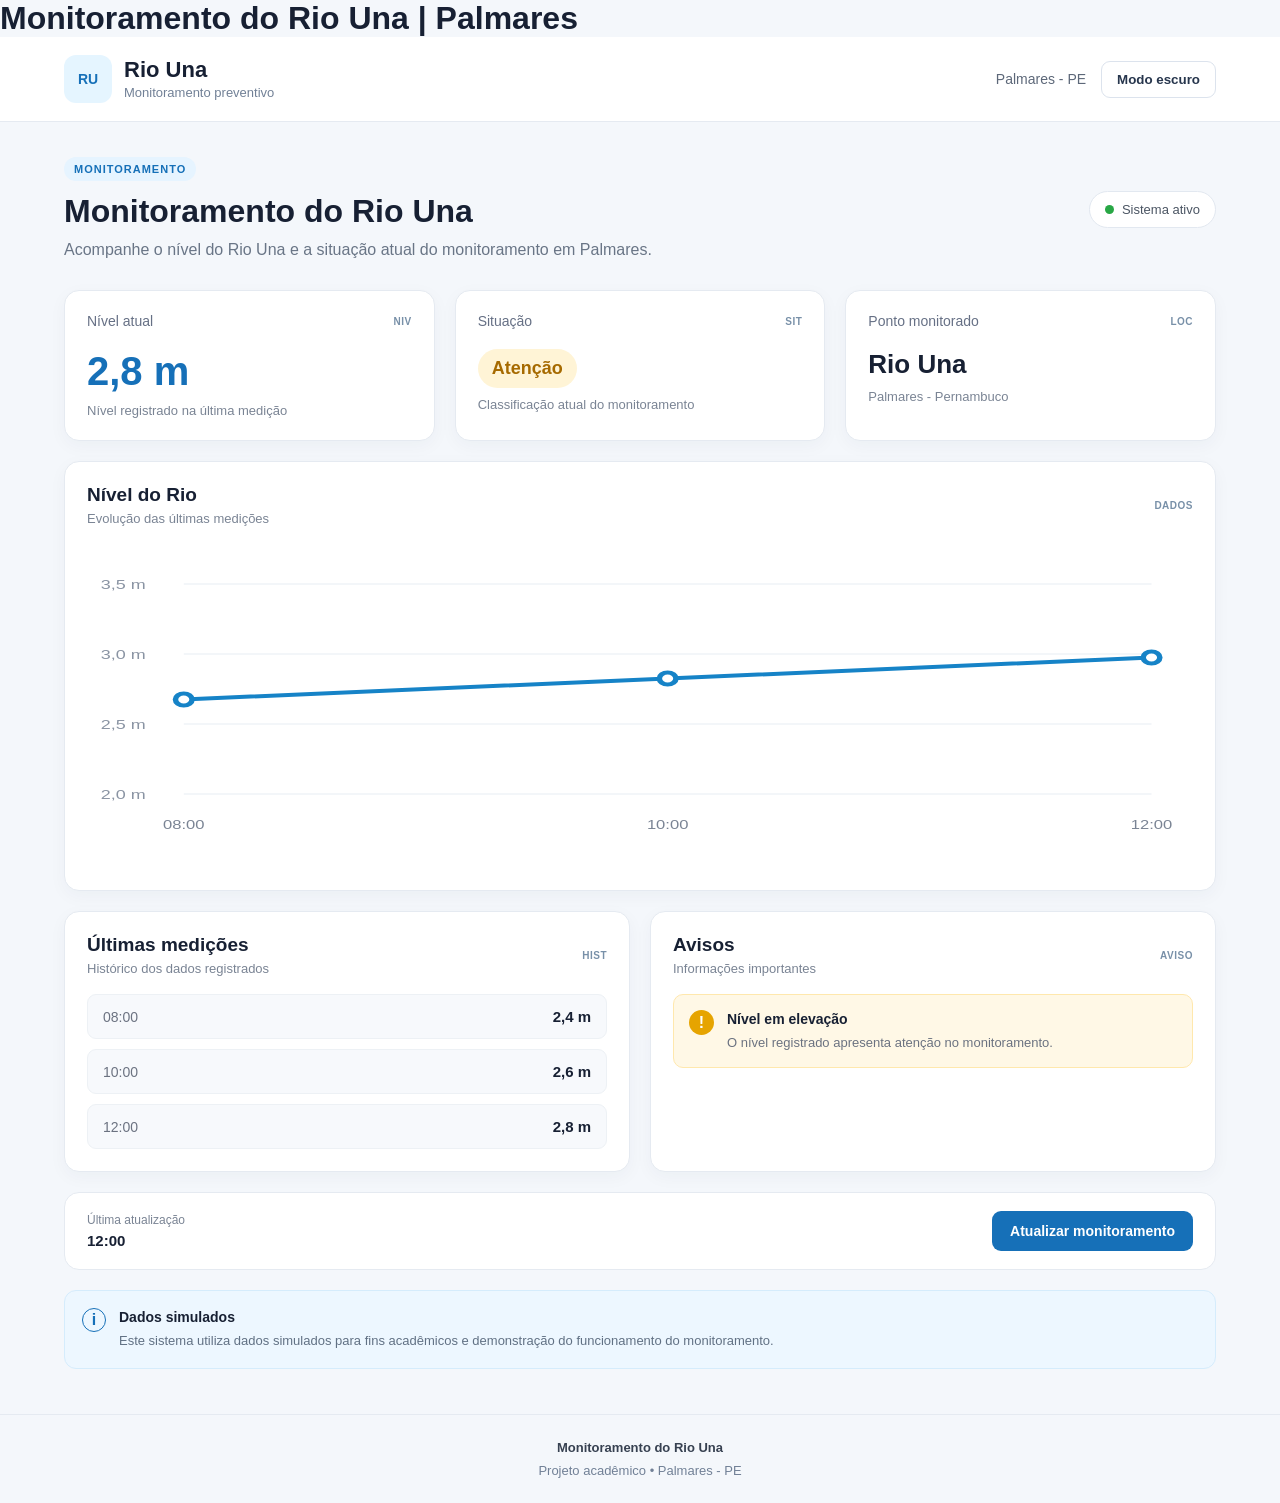
<file: index.html>
<!DOCTYPE html>
<html lang="pt-BR">

<head>
    <meta charset="UTF-8">
    <meta name="viewport" content="width=device-width, initial-scale=1.0">

    <h1>Monitoramento do Rio Una | Palmares</h1>

    <link rel="stylesheet" href="style.css">
</head>

<body>

    <!-- CABEÇALHO -->
    <header class="topo">

        <div class="topo-conteudo">

            <div class="logo">

                <div class="logo-icone">
                    RU
                </div>

                <div>
                    <h1>Rio Una</h1>
                    <span>Monitoramento preventivo</span>
                </div>

            </div>

            <div class="acoes-topo">

                <div class="localizacao">
                    Palmares - PE
                </div>

                <button id="botaoTema" class="botao-tema">
                    Modo escuro
                </button>

            </div>

        </div>

    </header>


    <!-- CONTEÚDO -->
    <main class="container">

        <!-- INTRODUÇÃO -->
        <section class="introducao">

            <div>

                <span class="tag">
                    MONITORAMENTO
                </span>

                <h2>
                    Monitoramento do Rio Una
                </h2>

                <p>
                    Acompanhe o nível do Rio Una e a situação
                    atual do monitoramento em Palmares.
                </p>

            </div>

            <div class="status-online">
                <span></span>
                Sistema ativo
            </div>

        </section>


        <!-- CARDS -->
        <section class="cards">

            <!-- NÍVEL -->
            <div class="card">

                <div class="card-topo">

                    <span>
                        Nível atual
                    </span>

                    <span class="icone-card">
                        NIV
                    </span>

                </div>

                <div class="nivel" id="nivelAtual">
                    2,8 m
                </div>

                <p class="descricao">
                    Nível registrado na última medição
                </p>

            </div>


            <!-- SITUAÇÃO -->
            <div class="card">

                <div class="card-topo">

                    <span>
                        Situação
                    </span>

                    <span class="icone-card">
                        SIT
                    </span>

                </div>

                <div class="situacao atencao" id="situacao">
                    Atenção
                </div>

                <p class="descricao">
                    Classificação atual do monitoramento
                </p>

            </div>


            <!-- LOCAL -->
            <div class="card">

                <div class="card-topo">

                    <span>
                        Ponto monitorado
                    </span>

                    <span class="icone-card">
                        LOC
                    </span>

                </div>

                <div class="ponto">
                    Rio Una
                </div>

                <p class="descricao">
                    Palmares - Pernambuco
                </p>

            </div>

        </section>


        <!-- GRÁFICO -->
        <section class="painel">

            <div class="painel-cabecalho">

                <div>

                    <h3>
                        Nível do Rio
                    </h3>

                    <p>
                        Evolução das últimas medições
                    </p>

                </div>

                <span class="icone-painel">
                    DADOS
                </span>

            </div>


            <div class="grafico-container">

                <svg
                    id="grafico"
                    viewBox="0 0 800 320"
                    preserveAspectRatio="none"
                >

                    <line
                        x1="70"
                        y1="40"
                        x2="770"
                        y2="40"
                        class="linha-grade"
                    />

                    <line
                        x1="70"
                        y1="110"
                        x2="770"
                        y2="110"
                        class="linha-grade"
                    />

                    <line
                        x1="70"
                        y1="180"
                        x2="770"
                        y2="180"
                        class="linha-grade"
                    />

                    <line
                        x1="70"
                        y1="250"
                        x2="770"
                        y2="250"
                        class="linha-grade"
                    />

                    <text
                        x="10"
                        y="45"
                        class="texto-eixo"
                    >
                        3,5 m
                    </text>

                    <text
                        x="10"
                        y="115"
                        class="texto-eixo"
                    >
                        3,0 m
                    </text>

                    <text
                        x="10"
                        y="185"
                        class="texto-eixo"
                    >
                        2,5 m
                    </text>

                    <text
                        x="10"
                        y="255"
                        class="texto-eixo"
                    >
                        2,0 m
                    </text>

                    <polyline
                        id="linhaGrafico"
                        points=""
                        class="linha-grafico"
                    ></polyline>

                    <g id="pontosGrafico"></g>

                    <g id="horariosGrafico"></g>

                </svg>

            </div>

        </section>


        <!-- HISTÓRICO E AVISOS -->
        <section class="grid-conteudo">


            <!-- HISTÓRICO -->
            <div class="painel">

                <div class="painel-cabecalho">

                    <div>

                        <h3>
                            Últimas medições
                        </h3>

                        <p>
                            Histórico dos dados registrados
                        </p>

                    </div>

                    <span class="icone-painel">
                        HIST
                    </span>

                </div>

                <div
                    class="historico"
                    id="historico"
                ></div>

            </div>


            <!-- AVISOS -->
            <div class="painel">

                <div class="painel-cabecalho">

                    <div>

                        <h3>
                            Avisos
                        </h3>

                        <p>
                            Informações importantes
                        </p>

                    </div>

                    <span class="icone-painel">
                        AVISO
                    </span>

                </div>


                <div
                    class="aviso"
                    id="aviso"
                >

                    <div class="aviso-icone">
                        !
                    </div>

                    <div>

                        <strong id="tituloAviso">
                            Nível em elevação
                        </strong>

                        <p id="textoAviso">
                            O nível registrado apresenta elevação
                            nas últimas medições.
                        </p>

                    </div>

                </div>

            </div>

        </section>


        <!-- ATUALIZAÇÃO -->
        <section class="atualizacao">

            <div>

                <span class="atualizacao-titulo">
                    Última atualização
                </span>

                <strong id="horarioAtualizacao">
                    12:00
                </strong>

            </div>


            <button id="botaoAtualizar">
                Atualizar monitoramento
            </button>

        </section>


        <!-- INFORMAÇÃO -->
        <section class="informacao">

            <div class="informacao-icone">
                i
            </div>

            <div>

                <strong>
                    Dados simulados
                </strong>

                <p>
                    Este sistema utiliza dados simulados para fins
                    acadêmicos e demonstração do funcionamento
                    do monitoramento.
                </p>

            </div>

        </section>

    </main>


    <!-- RODAPÉ -->
    <footer>

        <strong>
            Monitoramento do Rio Una
        </strong>

        <span>
            Projeto acadêmico • Palmares - PE
        </span>

    </footer>


    <script src="script.js"></script>

</body>

</html>
</file>
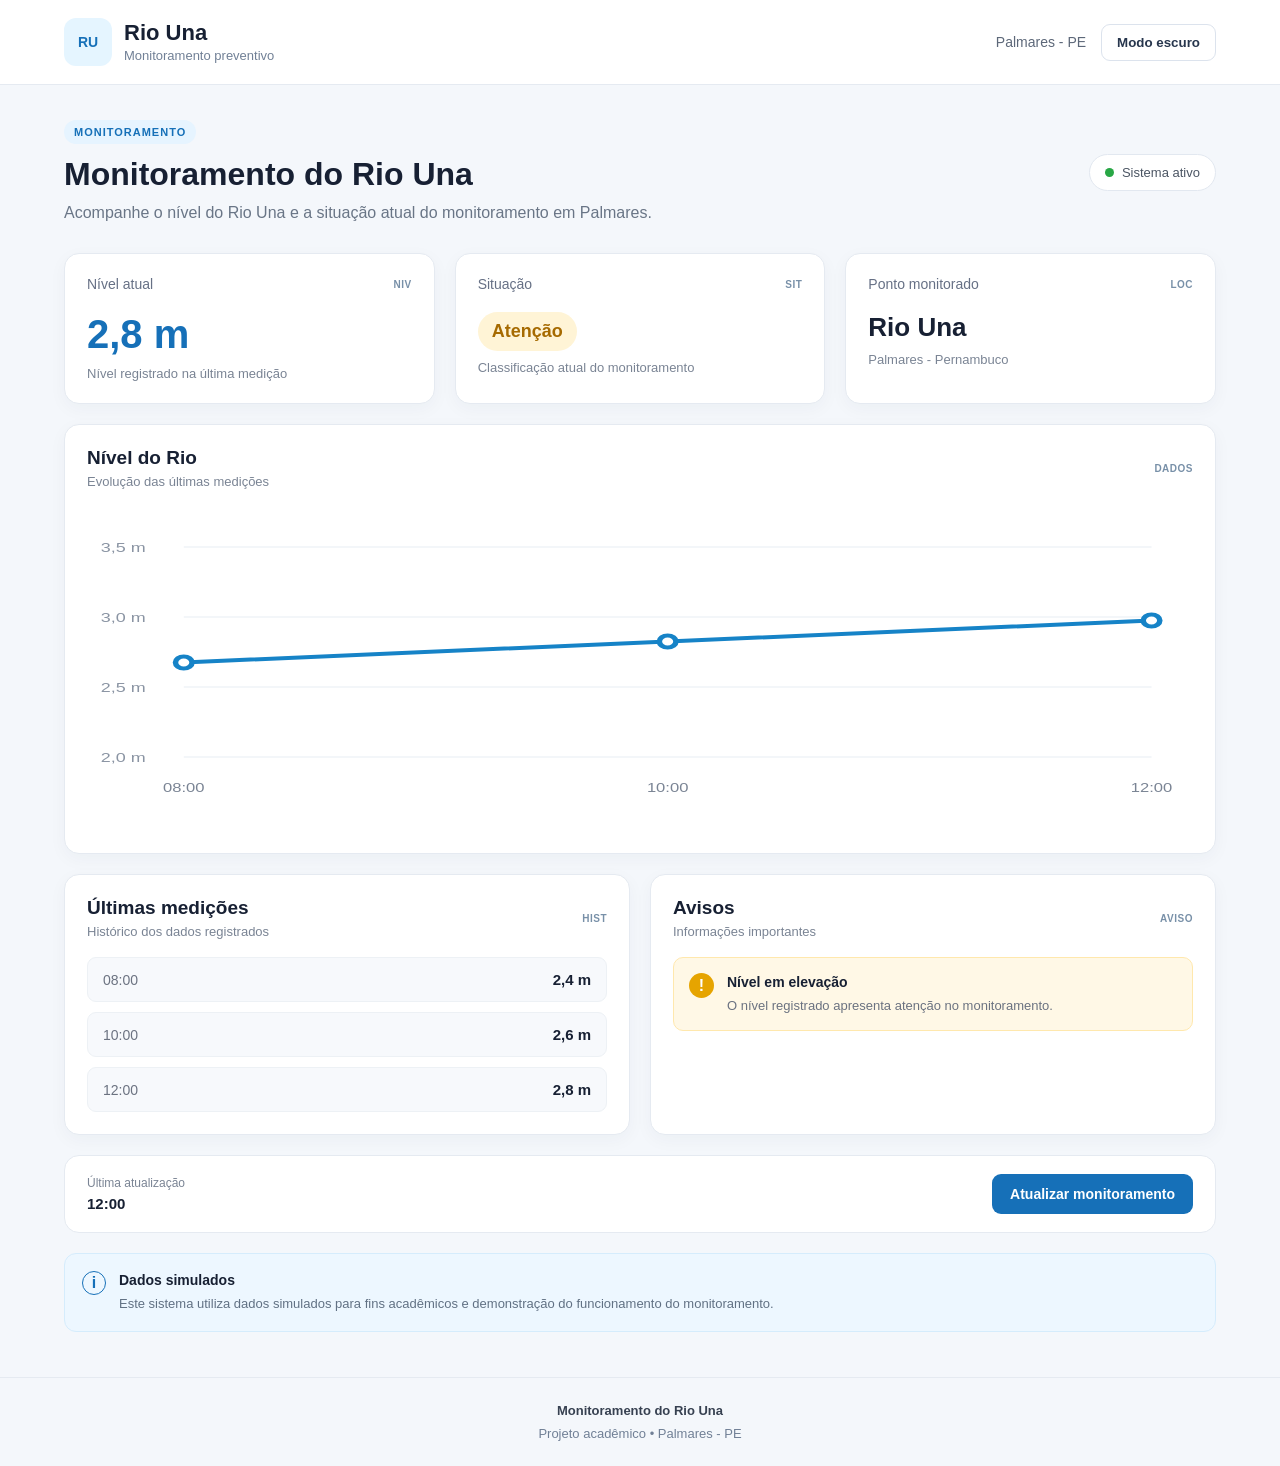
<file: monitoramento-rio-una/index.html>
<!DOCTYPE html>
<html lang="pt-BR">

<head>
    <meta charset="UTF-8">
    <meta name="viewport" content="width=device-width, initial-scale=1.0">

    <title>Monitoramento do Rio Una | Palmares</title>

    <link rel="stylesheet" href="style.css">
</head>

<body>

    <!-- CABEÇALHO -->
    <header class="topo">

        <div class="topo-conteudo">

            <div class="logo">

                <div class="logo-icone">
                    RU
                </div>

                <div>
                    <h1>Rio Una</h1>
                    <span>Monitoramento preventivo</span>
                </div>

            </div>

            <div class="acoes-topo">

                <div class="localizacao">
                    Palmares - PE
                </div>

                <button id="botaoTema" class="botao-tema">
                    Modo escuro
                </button>

            </div>

        </div>

    </header>


    <!-- CONTEÚDO -->
    <main class="container">

        <!-- INTRODUÇÃO -->
        <section class="introducao">

            <div>

                <span class="tag">
                    MONITORAMENTO
                </span>

                <h2>
                    Monitoramento do Rio Una
                </h2>

                <p>
                    Acompanhe o nível do Rio Una e a situação
                    atual do monitoramento em Palmares.
                </p>

            </div>

            <div class="status-online">
                <span></span>
                Sistema ativo
            </div>

        </section>


        <!-- CARDS -->
        <section class="cards">

            <!-- NÍVEL -->
            <div class="card">

                <div class="card-topo">

                    <span>
                        Nível atual
                    </span>

                    <span class="icone-card">
                        NIV
                    </span>

                </div>

                <div class="nivel" id="nivelAtual">
                    2,8 m
                </div>

                <p class="descricao">
                    Nível registrado na última medição
                </p>

            </div>


            <!-- SITUAÇÃO -->
            <div class="card">

                <div class="card-topo">

                    <span>
                        Situação
                    </span>

                    <span class="icone-card">
                        SIT
                    </span>

                </div>

                <div class="situacao atencao" id="situacao">
                    Atenção
                </div>

                <p class="descricao">
                    Classificação atual do monitoramento
                </p>

            </div>


            <!-- LOCAL -->
            <div class="card">

                <div class="card-topo">

                    <span>
                        Ponto monitorado
                    </span>

                    <span class="icone-card">
                        LOC
                    </span>

                </div>

                <div class="ponto">
                    Rio Una
                </div>

                <p class="descricao">
                    Palmares - Pernambuco
                </p>

            </div>

        </section>


        <!-- GRÁFICO -->
        <section class="painel">

            <div class="painel-cabecalho">

                <div>

                    <h3>
                        Nível do Rio
                    </h3>

                    <p>
                        Evolução das últimas medições
                    </p>

                </div>

                <span class="icone-painel">
                    DADOS
                </span>

            </div>


            <div class="grafico-container">

                <svg
                    id="grafico"
                    viewBox="0 0 800 320"
                    preserveAspectRatio="none"
                >

                    <line
                        x1="70"
                        y1="40"
                        x2="770"
                        y2="40"
                        class="linha-grade"
                    />

                    <line
                        x1="70"
                        y1="110"
                        x2="770"
                        y2="110"
                        class="linha-grade"
                    />

                    <line
                        x1="70"
                        y1="180"
                        x2="770"
                        y2="180"
                        class="linha-grade"
                    />

                    <line
                        x1="70"
                        y1="250"
                        x2="770"
                        y2="250"
                        class="linha-grade"
                    />

                    <text
                        x="10"
                        y="45"
                        class="texto-eixo"
                    >
                        3,5 m
                    </text>

                    <text
                        x="10"
                        y="115"
                        class="texto-eixo"
                    >
                        3,0 m
                    </text>

                    <text
                        x="10"
                        y="185"
                        class="texto-eixo"
                    >
                        2,5 m
                    </text>

                    <text
                        x="10"
                        y="255"
                        class="texto-eixo"
                    >
                        2,0 m
                    </text>

                    <polyline
                        id="linhaGrafico"
                        points=""
                        class="linha-grafico"
                    ></polyline>

                    <g id="pontosGrafico"></g>

                    <g id="horariosGrafico"></g>

                </svg>

            </div>

        </section>


        <!-- HISTÓRICO E AVISOS -->
        <section class="grid-conteudo">


            <!-- HISTÓRICO -->
            <div class="painel">

                <div class="painel-cabecalho">

                    <div>

                        <h3>
                            Últimas medições
                        </h3>

                        <p>
                            Histórico dos dados registrados
                        </p>

                    </div>

                    <span class="icone-painel">
                        HIST
                    </span>

                </div>

                <div
                    class="historico"
                    id="historico"
                ></div>

            </div>


            <!-- AVISOS -->
            <div class="painel">

                <div class="painel-cabecalho">

                    <div>

                        <h3>
                            Avisos
                        </h3>

                        <p>
                            Informações importantes
                        </p>

                    </div>

                    <span class="icone-painel">
                        AVISO
                    </span>

                </div>


                <div
                    class="aviso"
                    id="aviso"
                >

                    <div class="aviso-icone">
                        !
                    </div>

                    <div>

                        <strong id="tituloAviso">
                            Nível em elevação
                        </strong>

                        <p id="textoAviso">
                            O nível registrado apresenta elevação
                            nas últimas medições.
                        </p>

                    </div>

                </div>

            </div>

        </section>


        <!-- ATUALIZAÇÃO -->
        <section class="atualizacao">

            <div>

                <span class="atualizacao-titulo">
                    Última atualização
                </span>

                <strong id="horarioAtualizacao">
                    12:00
                </strong>

            </div>


            <button id="botaoAtualizar">
                Atualizar monitoramento
            </button>

        </section>


        <!-- INFORMAÇÃO -->
        <section class="informacao">

            <div class="informacao-icone">
                i
            </div>

            <div>

                <strong>
                    Dados simulados
                </strong>

                <p>
                    Este sistema utiliza dados simulados para fins
                    acadêmicos e demonstração do funcionamento
                    do monitoramento.
                </p>

            </div>

        </section>

    </main>


    <!-- RODAPÉ -->
    <footer>

        <strong>
            Monitoramento do Rio Una
        </strong>

        <span>
            Projeto acadêmico • Palmares - PE
        </span>

    </footer>


    <script src="script.js"></script>

</body>

</html>
</file>
<file: style.css>
* {
    margin: 0;
    padding: 0;
    box-sizing: border-box;
}

body {
    font-family: Arial, Helvetica, sans-serif;
    background: #f4f7fb;
    color: #172033;
    transition: 0.3s;
}


/* CABEÇALHO */

.topo {
    background: #ffffff;
    border-bottom: 1px solid #e5eaf1;
    padding: 18px 0;
}

.topo-conteudo {
    width: 90%;
    max-width: 1200px;
    margin: auto;

    display: flex;
    align-items: center;
    justify-content: space-between;
    gap: 20px;
}

.logo {
    display: flex;
    align-items: center;
    gap: 12px;
}

.logo-icone {
    width: 48px;
    height: 48px;

    display: flex;
    align-items: center;
    justify-content: center;

    background: #e5f5ff;
    border-radius: 12px;

    color: #1670b8;
    font-size: 14px;
    font-weight: bold;
}

.logo h1 {
    font-size: 22px;
}

.logo span {
    color: #718096;
    font-size: 13px;
}

.acoes-topo {
    display: flex;
    align-items: center;
    gap: 15px;
}

.localizacao {
    color: #5d6879;
    font-size: 14px;
}

.botao-tema {
    border: 1px solid #dce3ed;
    background: #ffffff;
    color: #27364d;

    padding: 10px 15px;

    border-radius: 9px;

    cursor: pointer;

    font-weight: 600;

    transition: 0.2s;
}

.botao-tema:hover {
    transform: translateY(-1px);
}


/* CONTAINER */

.container {
    width: 90%;
    max-width: 1200px;

    margin: 35px auto;
}


/* INTRODUÇÃO */

.introducao {
    display: flex;
    align-items: center;
    justify-content: space-between;

    gap: 30px;

    margin-bottom: 28px;
}

.tag {
    display: inline-block;

    background: #e6f4ff;
    color: #1670b8;

    padding: 6px 10px;

    border-radius: 20px;

    font-size: 11px;
    font-weight: bold;
    letter-spacing: 1px;
}

.introducao h2 {
    font-size: 32px;
    margin: 12px 0 8px;
}

.introducao p {
    color: #697586;
    line-height: 1.5;
}

.status-online {
    display: flex;
    align-items: center;
    gap: 8px;

    background: #ffffff;

    padding: 10px 15px;

    border-radius: 20px;

    border: 1px solid #e2e8f0;

    color: #4b5563;

    font-size: 13px;
}

.status-online span {
    width: 9px;
    height: 9px;

    background: #28a745;

    border-radius: 50%;

    display: block;
}


/* CARDS */

.cards {
    display: grid;

    grid-template-columns: repeat(3, 1fr);

    gap: 20px;

    margin-bottom: 20px;
}

.card {
    background: #ffffff;

    border: 1px solid #e5eaf1;

    border-radius: 15px;

    padding: 22px;

    box-shadow: 0 5px 18px rgba(20, 40, 70, 0.04);
}

.card-topo {
    display: flex;
    align-items: center;
    justify-content: space-between;

    color: #667085;

    font-size: 14px;
}

.icone-card {
    font-size: 10px;
    font-weight: bold;
    letter-spacing: 0.5px;

    color: #7890a8;
}

.nivel {
    font-size: 40px;
    font-weight: 700;

    margin-top: 20px;

    color: #1670b8;
}

.situacao {
    display: inline-block;

    margin-top: 20px;

    padding: 9px 14px;

    border-radius: 20px;

    font-size: 18px;

    font-weight: bold;
}

.situacao.normal {
    background: #e5f7eb;
    color: #1b7a3a;
}

.situacao.atencao {
    background: #fff4d6;
    color: #a66a00;
}

.situacao.alerta {
    background: #ffe3e3;
    color: #c62828;
}

.ponto {
    margin-top: 20px;

    font-size: 26px;
    font-weight: bold;
}

.descricao {
    margin-top: 9px;

    color: #7a8494;

    font-size: 13px;
}


/* PAINÉIS */

.painel {
    background: #ffffff;

    border: 1px solid #e5eaf1;

    border-radius: 15px;

    padding: 22px;

    box-shadow: 0 5px 18px rgba(20, 40, 70, 0.04);
}

.painel-cabecalho {
    display: flex;

    align-items: center;
    justify-content: space-between;

    margin-bottom: 18px;
}

.painel-cabecalho h3 {
    font-size: 19px;
}

.painel-cabecalho p {
    margin-top: 5px;

    color: #7a8494;

    font-size: 13px;
}

.icone-painel {
    font-size: 10px;
    font-weight: bold;
    letter-spacing: 0.5px;

    color: #7890a8;
}


/* GRÁFICO */

.grafico-container {
    width: 100%;
    overflow: hidden;
}

#grafico {
    width: 100%;
    height: 320px;

    overflow: visible;
}

.linha-grade {
    stroke: #e7edf4;
    stroke-width: 1;
}

.texto-eixo {
    fill: #8a94a3;
    font-size: 13px;
}

.linha-grafico {
    fill: none;

    stroke: #1683c7;

    stroke-width: 4;

    stroke-linecap: round;
    stroke-linejoin: round;
}

.ponto-grafico {
    fill: #ffffff;

    stroke: #1683c7;

    stroke-width: 4;
}

.texto-horario {
    fill: #7a8494;

    font-size: 12px;
}


/* HISTÓRICO */

.grid-conteudo {
    display: grid;

    grid-template-columns: 1fr 1fr;

    gap: 20px;

    margin-top: 20px;
}

.historico {
    display: flex;

    flex-direction: column;

    gap: 10px;
}

.medicao {
    display: flex;

    align-items: center;
    justify-content: space-between;

    padding: 13px 15px;

    background: #f7f9fc;

    border-radius: 9px;

    border: 1px solid #edf1f5;
}

.medicao span {
    color: #6b7280;

    font-size: 14px;
}

.medicao strong {
    font-size: 15px;
}


/* AVISOS */

.aviso {
    display: flex;

    gap: 13px;

    padding: 15px;

    background: #fff8e6;

    border: 1px solid #ffe8ad;

    border-radius: 10px;
}

.aviso-icone {
    width: 25px;
    height: 25px;

    display: flex;
    align-items: center;
    justify-content: center;

    background: #e6a400;
    color: white;

    border-radius: 50%;

    font-weight: bold;
}

.aviso strong {
    font-size: 14px;
}

.aviso p {
    margin-top: 6px;

    color: #6b7280;

    line-height: 1.4;

    font-size: 13px;
}


/* ATUALIZAÇÃO */

.atualizacao {
    margin-top: 20px;

    background: #ffffff;

    border: 1px solid #e5eaf1;

    border-radius: 15px;

    padding: 18px 22px;

    display: flex;

    align-items: center;
    justify-content: space-between;

    gap: 20px;
}

.atualizacao-titulo {
    display: block;

    color: #7a8494;

    font-size: 12px;

    margin-bottom: 5px;
}

.atualizacao strong {
    font-size: 15px;
}

#botaoAtualizar {
    border: none;

    background: #1670b8;
    color: #ffffff;

    padding: 12px 18px;

    border-radius: 9px;

    cursor: pointer;

    font-size: 14px;

    font-weight: bold;

    transition: 0.2s;
}

#botaoAtualizar:hover {
    transform: translateY(-2px);
}

#botaoAtualizar:active {
    transform: translateY(0);
}


/* INFORMAÇÃO */

.informacao {
    margin-top: 20px;

    display: flex;

    gap: 13px;

    padding: 17px;

    background: #edf7ff;

    border: 1px solid #d5ecfc;

    border-radius: 12px;
}

.informacao-icone {
    width: 24px;
    height: 24px;

    display: flex;
    align-items: center;
    justify-content: center;

    border: 1px solid #1670b8;

    border-radius: 50%;

    color: #1670b8;

    font-weight: bold;
}

.informacao strong {
    font-size: 14px;
}

.informacao p {
    margin-top: 5px;

    color: #617184;

    line-height: 1.5;

    font-size: 13px;
}


/* RODAPÉ */

footer {
    margin-top: 45px;

    padding: 25px;

    border-top: 1px solid #e5eaf1;

    display: flex;

    align-items: center;
    justify-content: center;

    gap: 8px;

    flex-direction: column;

    color: #718096;

    font-size: 13px;
}

footer strong {
    color: #374151;
}


/* MODO ESCURO */

body.dark {
    background: #101722;
    color: #f3f4f6;
}

body.dark .topo,
body.dark .card,
body.dark .painel,
body.dark .atualizacao,
body.dark .status-online {
    background: #182230;
    border-color: #283648;
}

body.dark .logo span,
body.dark .localizacao,
body.dark .descricao,
body.dark .painel-cabecalho p,
body.dark .medicao span,
body.dark .informacao p {
    color: #9aa8b8;
}

body.dark .botao-tema {
    background: #202d3d;
    color: #ffffff;
    border-color: #34465b;
}

body.dark .medicao {
    background: #202d3d;
    border-color: #304155;
}

body.dark .aviso {
    background: #332c1c;
    border-color: #66552b;
}

body.dark .informacao {
    background: #172d40;
    border-color: #254a66;
}

body.dark .linha-grade {
    stroke: #344254;
}

body.dark .texto-eixo,
body.dark .texto-horario {
    fill: #9aa8b8;
}

body.dark footer {
    border-color: #283648;
}

body.dark footer strong {
    color: #dce3eb;
}


/* RESPONSIVIDADE */

@media (max-width: 800px) {

    .topo-conteudo {
        flex-direction: column;
        align-items: flex-start;
    }

    .acoes-topo {
        width: 100%;
        justify-content: space-between;
    }

    .introducao {
        flex-direction: column;
        align-items: flex-start;
    }

    .cards {
        grid-template-columns: 1fr;
    }

    .grid-conteudo {
        grid-template-columns: 1fr;
    }

    .atualizacao {
        flex-direction: column;
        align-items: stretch;
    }

    #botaoAtualizar {
        width: 100%;
    }

    .introducao h2 {
        font-size: 27px;
    }
}
</file>
<file: monitoramento-rio-una/style.css>
* {
    margin: 0;
    padding: 0;
    box-sizing: border-box;
}

body {
    font-family: Arial, Helvetica, sans-serif;
    background: #f4f7fb;
    color: #172033;
    transition: 0.3s;
}


/* CABEÇALHO */

.topo {
    background: #ffffff;
    border-bottom: 1px solid #e5eaf1;
    padding: 18px 0;
}

.topo-conteudo {
    width: 90%;
    max-width: 1200px;
    margin: auto;

    display: flex;
    align-items: center;
    justify-content: space-between;
    gap: 20px;
}

.logo {
    display: flex;
    align-items: center;
    gap: 12px;
}

.logo-icone {
    width: 48px;
    height: 48px;

    display: flex;
    align-items: center;
    justify-content: center;

    background: #e5f5ff;
    border-radius: 12px;

    color: #1670b8;
    font-size: 14px;
    font-weight: bold;
}

.logo h1 {
    font-size: 22px;
}

.logo span {
    color: #718096;
    font-size: 13px;
}

.acoes-topo {
    display: flex;
    align-items: center;
    gap: 15px;
}

.localizacao {
    color: #5d6879;
    font-size: 14px;
}

.botao-tema {
    border: 1px solid #dce3ed;
    background: #ffffff;
    color: #27364d;

    padding: 10px 15px;

    border-radius: 9px;

    cursor: pointer;

    font-weight: 600;

    transition: 0.2s;
}

.botao-tema:hover {
    transform: translateY(-1px);
}


/* CONTAINER */

.container {
    width: 90%;
    max-width: 1200px;

    margin: 35px auto;
}


/* INTRODUÇÃO */

.introducao {
    display: flex;
    align-items: center;
    justify-content: space-between;

    gap: 30px;

    margin-bottom: 28px;
}

.tag {
    display: inline-block;

    background: #e6f4ff;
    color: #1670b8;

    padding: 6px 10px;

    border-radius: 20px;

    font-size: 11px;
    font-weight: bold;
    letter-spacing: 1px;
}

.introducao h2 {
    font-size: 32px;
    margin: 12px 0 8px;
}

.introducao p {
    color: #697586;
    line-height: 1.5;
}

.status-online {
    display: flex;
    align-items: center;
    gap: 8px;

    background: #ffffff;

    padding: 10px 15px;

    border-radius: 20px;

    border: 1px solid #e2e8f0;

    color: #4b5563;

    font-size: 13px;
}

.status-online span {
    width: 9px;
    height: 9px;

    background: #28a745;

    border-radius: 50%;

    display: block;
}


/* CARDS */

.cards {
    display: grid;

    grid-template-columns: repeat(3, 1fr);

    gap: 20px;

    margin-bottom: 20px;
}

.card {
    background: #ffffff;

    border: 1px solid #e5eaf1;

    border-radius: 15px;

    padding: 22px;

    box-shadow: 0 5px 18px rgba(20, 40, 70, 0.04);
}

.card-topo {
    display: flex;
    align-items: center;
    justify-content: space-between;

    color: #667085;

    font-size: 14px;
}

.icone-card {
    font-size: 10px;
    font-weight: bold;
    letter-spacing: 0.5px;

    color: #7890a8;
}

.nivel {
    font-size: 40px;
    font-weight: 700;

    margin-top: 20px;

    color: #1670b8;
}

.situacao {
    display: inline-block;

    margin-top: 20px;

    padding: 9px 14px;

    border-radius: 20px;

    font-size: 18px;

    font-weight: bold;
}

.situacao.normal {
    background: #e5f7eb;
    color: #1b7a3a;
}

.situacao.atencao {
    background: #fff4d6;
    color: #a66a00;
}

.situacao.alerta {
    background: #ffe3e3;
    color: #c62828;
}

.ponto {
    margin-top: 20px;

    font-size: 26px;
    font-weight: bold;
}

.descricao {
    margin-top: 9px;

    color: #7a8494;

    font-size: 13px;
}


/* PAINÉIS */

.painel {
    background: #ffffff;

    border: 1px solid #e5eaf1;

    border-radius: 15px;

    padding: 22px;

    box-shadow: 0 5px 18px rgba(20, 40, 70, 0.04);
}

.painel-cabecalho {
    display: flex;

    align-items: center;
    justify-content: space-between;

    margin-bottom: 18px;
}

.painel-cabecalho h3 {
    font-size: 19px;
}

.painel-cabecalho p {
    margin-top: 5px;

    color: #7a8494;

    font-size: 13px;
}

.icone-painel {
    font-size: 10px;
    font-weight: bold;
    letter-spacing: 0.5px;

    color: #7890a8;
}


/* GRÁFICO */

.grafico-container {
    width: 100%;
    overflow: hidden;
}

#grafico {
    width: 100%;
    height: 320px;

    overflow: visible;
}

.linha-grade {
    stroke: #e7edf4;
    stroke-width: 1;
}

.texto-eixo {
    fill: #8a94a3;
    font-size: 13px;
}

.linha-grafico {
    fill: none;

    stroke: #1683c7;

    stroke-width: 4;

    stroke-linecap: round;
    stroke-linejoin: round;
}

.ponto-grafico {
    fill: #ffffff;

    stroke: #1683c7;

    stroke-width: 4;
}

.texto-horario {
    fill: #7a8494;

    font-size: 12px;
}


/* HISTÓRICO */

.grid-conteudo {
    display: grid;

    grid-template-columns: 1fr 1fr;

    gap: 20px;

    margin-top: 20px;
}

.historico {
    display: flex;

    flex-direction: column;

    gap: 10px;
}

.medicao {
    display: flex;

    align-items: center;
    justify-content: space-between;

    padding: 13px 15px;

    background: #f7f9fc;

    border-radius: 9px;

    border: 1px solid #edf1f5;
}

.medicao span {
    color: #6b7280;

    font-size: 14px;
}

.medicao strong {
    font-size: 15px;
}


/* AVISOS */

.aviso {
    display: flex;

    gap: 13px;

    padding: 15px;

    background: #fff8e6;

    border: 1px solid #ffe8ad;

    border-radius: 10px;
}

.aviso-icone {
    width: 25px;
    height: 25px;

    display: flex;
    align-items: center;
    justify-content: center;

    background: #e6a400;
    color: white;

    border-radius: 50%;

    font-weight: bold;
}

.aviso strong {
    font-size: 14px;
}

.aviso p {
    margin-top: 6px;

    color: #6b7280;

    line-height: 1.4;

    font-size: 13px;
}


/* ATUALIZAÇÃO */

.atualizacao {
    margin-top: 20px;

    background: #ffffff;

    border: 1px solid #e5eaf1;

    border-radius: 15px;

    padding: 18px 22px;

    display: flex;

    align-items: center;
    justify-content: space-between;

    gap: 20px;
}

.atualizacao-titulo {
    display: block;

    color: #7a8494;

    font-size: 12px;

    margin-bottom: 5px;
}

.atualizacao strong {
    font-size: 15px;
}

#botaoAtualizar {
    border: none;

    background: #1670b8;
    color: #ffffff;

    padding: 12px 18px;

    border-radius: 9px;

    cursor: pointer;

    font-size: 14px;

    font-weight: bold;

    transition: 0.2s;
}

#botaoAtualizar:hover {
    transform: translateY(-2px);
}

#botaoAtualizar:active {
    transform: translateY(0);
}


/* INFORMAÇÃO */

.informacao {
    margin-top: 20px;

    display: flex;

    gap: 13px;

    padding: 17px;

    background: #edf7ff;

    border: 1px solid #d5ecfc;

    border-radius: 12px;
}

.informacao-icone {
    width: 24px;
    height: 24px;

    display: flex;
    align-items: center;
    justify-content: center;

    border: 1px solid #1670b8;

    border-radius: 50%;

    color: #1670b8;

    font-weight: bold;
}

.informacao strong {
    font-size: 14px;
}

.informacao p {
    margin-top: 5px;

    color: #617184;

    line-height: 1.5;

    font-size: 13px;
}


/* RODAPÉ */

footer {
    margin-top: 45px;

    padding: 25px;

    border-top: 1px solid #e5eaf1;

    display: flex;

    align-items: center;
    justify-content: center;

    gap: 8px;

    flex-direction: column;

    color: #718096;

    font-size: 13px;
}

footer strong {
    color: #374151;
}


/* MODO ESCURO */

body.dark {
    background: #101722;
    color: #f3f4f6;
}

body.dark .topo,
body.dark .card,
body.dark .painel,
body.dark .atualizacao,
body.dark .status-online {
    background: #182230;
    border-color: #283648;
}

body.dark .logo span,
body.dark .localizacao,
body.dark .descricao,
body.dark .painel-cabecalho p,
body.dark .medicao span,
body.dark .informacao p {
    color: #9aa8b8;
}

body.dark .botao-tema {
    background: #202d3d;
    color: #ffffff;
    border-color: #34465b;
}

body.dark .medicao {
    background: #202d3d;
    border-color: #304155;
}

body.dark .aviso {
    background: #332c1c;
    border-color: #66552b;
}

body.dark .informacao {
    background: #172d40;
    border-color: #254a66;
}

body.dark .linha-grade {
    stroke: #344254;
}

body.dark .texto-eixo,
body.dark .texto-horario {
    fill: #9aa8b8;
}

body.dark footer {
    border-color: #283648;
}

body.dark footer strong {
    color: #dce3eb;
}


/* RESPONSIVIDADE */

@media (max-width: 800px) {

    .topo-conteudo {
        flex-direction: column;
        align-items: flex-start;
    }

    .acoes-topo {
        width: 100%;
        justify-content: space-between;
    }

    .introducao {
        flex-direction: column;
        align-items: flex-start;
    }

    .cards {
        grid-template-columns: 1fr;
    }

    .grid-conteudo {
        grid-template-columns: 1fr;
    }

    .atualizacao {
        flex-direction: column;
        align-items: stretch;
    }

    #botaoAtualizar {
        width: 100%;
    }

    .introducao h2 {
        font-size: 27px;
    }
}
</file>
